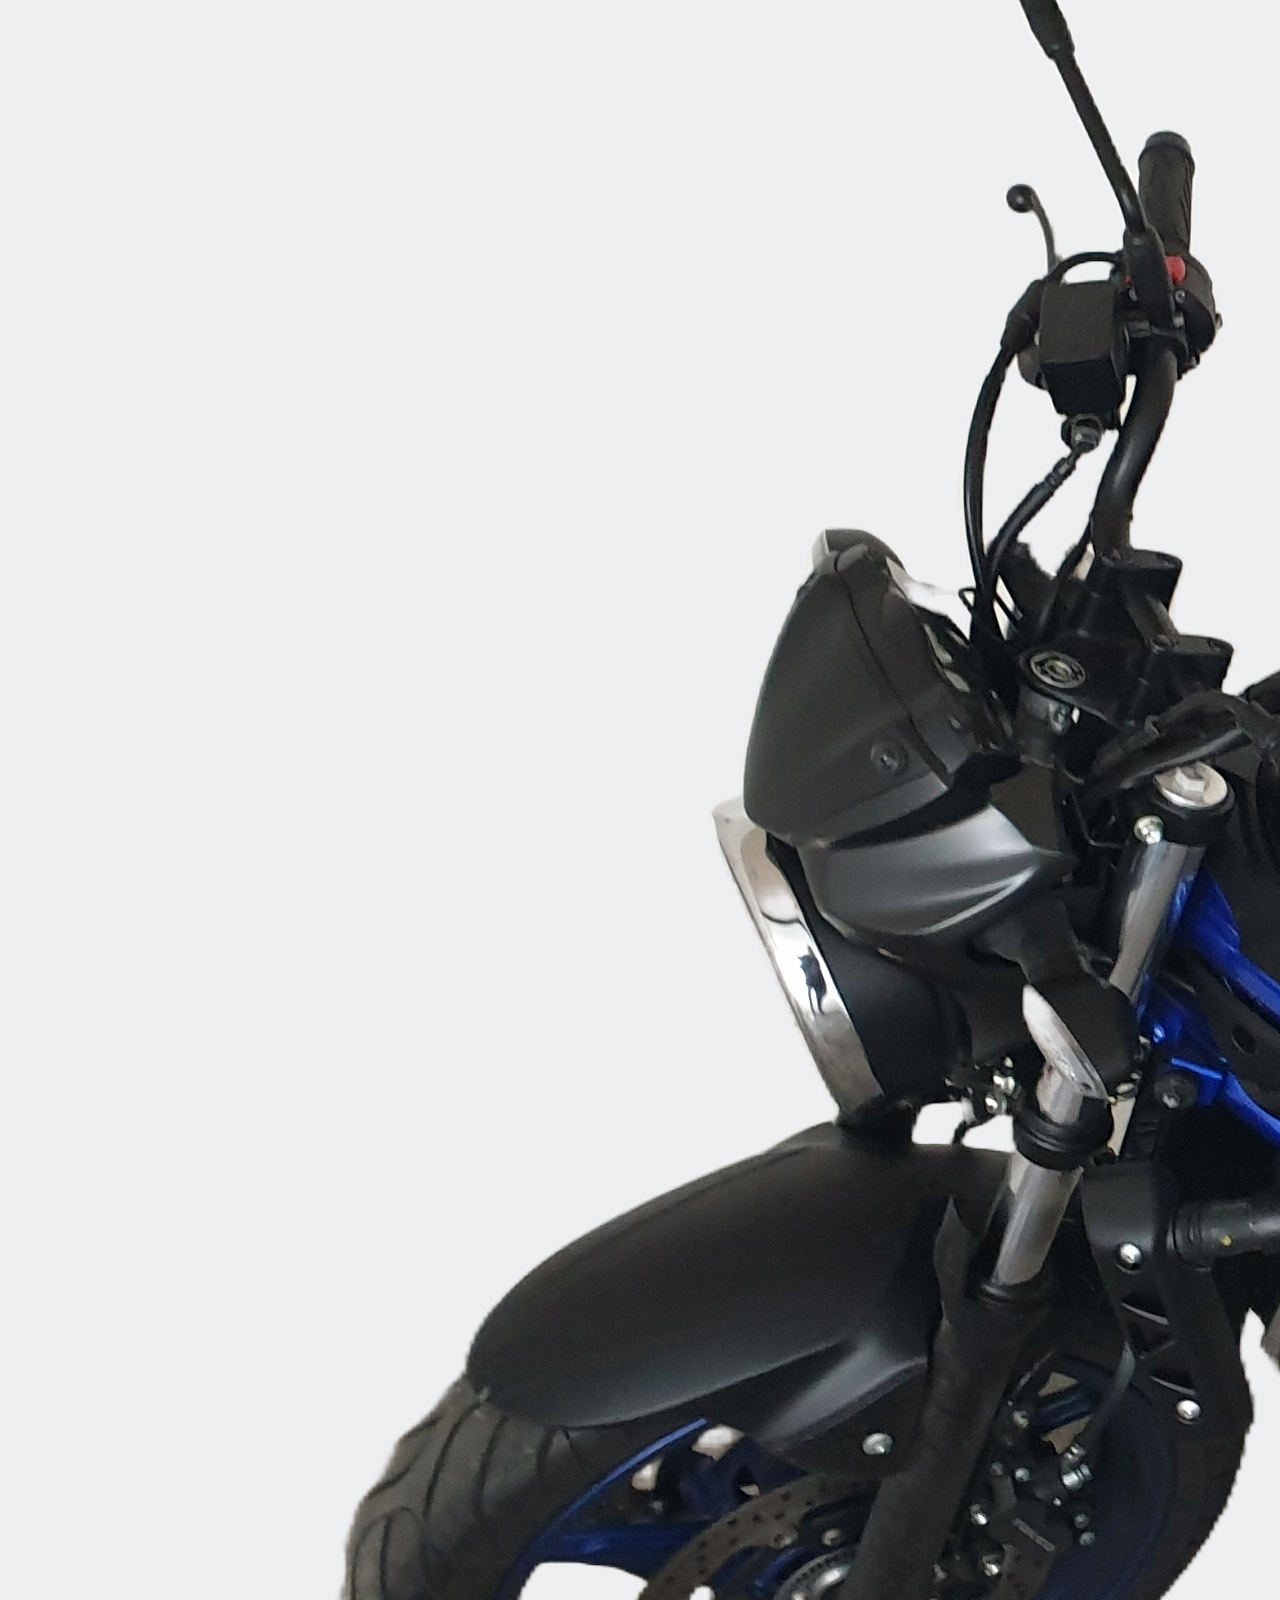
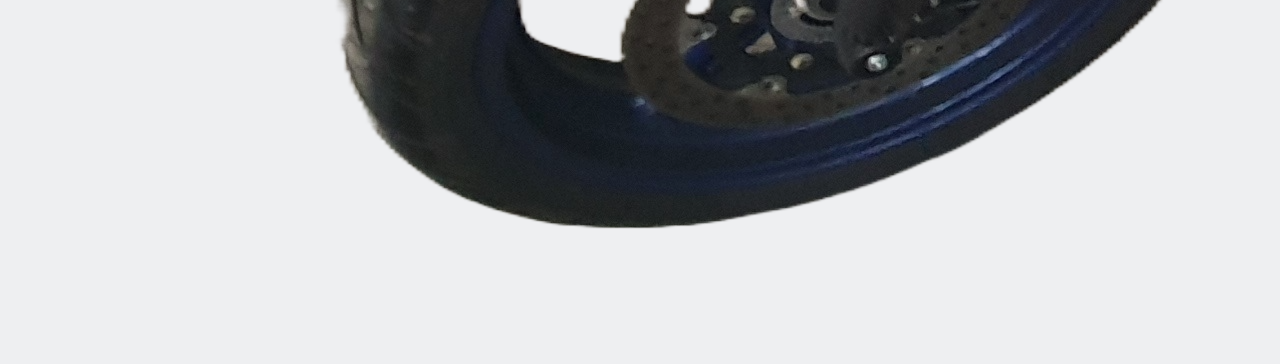
<file: motor.html>
<!DOCTYPE html>
<html lang="en">
<head>
    <meta charset="UTF-8">
    <meta name="viewport" content="width=device-width, initial-scale=1.0">
    <title>motor</title>
    <link rel="stylesheet" href="./style.css">
</head>
<body>
    <div class="motor">
        <img src="./images/motor.png">
    </div>
</body>
</html>
</file>
<file: style.css>
.poppins-regular {
    font-family: "Poppins", serif;
    font-weight: 400;
    font-style: normal;
  }
  
  .poppins-semibold {
    font-family: "Poppins", serif;
    font-weight: 600;
    font-style: normal;
  }

  :root {
    --text-color: #1a1c20;
    --link-color: #4a76ee;
    --background-color: #eeeff1;
  }

  * {
    margin:0;
    padding: 0;
    box-sizing: border-box;
  }

  html {
    scroll-behavior: smooth;
  }

  body {
    font-family: 'Poppins', sans-serif;
    background-color: var(--background-color);
    max-width: 1400px;
    margin: 0 auto;
  }

  a {
    color: var(--link-color);
    text-decoration: none;
}

/* navbar */
nav {
    display: flex;
    justify-content: space-between;
    padding: 0 50px;
    height: 80px;
    align-items: center;
}

nav .left a {
    color: var(--text-color);
    font-size: 22px;
    font-weight: 600;
}

nav .right a:hover {
    transform: scale(1.15)
}

nav .right a {
    color: var(--text-color);
    margin: 0 10px;
}

nav .right a:last-child {
    color: var(--background-color);
    background-color: var(--text-color);
    padding: 5px 15px;
    border-radius: 5px;
}

nav .right a span {
    margin: 5px;
}

/* SECTION 1: hero */
.hero-section {
    display: flex;
    justify-content: space-between;
    align-items: center;
    padding: 0 50px;
    margin: 50px 0;
    margin-bottom: 100px;
    gap: 40px;
}
.hero-section .text {
    flex: 5;
}

.hero-section .text h2 {
    font-size: 45px;
}

.hero-section .text .links {
    margin-top: 25px;
}

.hero-section .text .links a {
    display: inline-block;
    padding: 5px 10px;
    border: 2px solid var(--link-color);
    border-radius: 5px;
    margin-right: 10px;
    margin-bottom: 10px;
    transition: 0.1s;
}

.hero-section .text .links a:hover {
    color: var(--background-color);
    background-color: var(--text-color);
    border: 2px solid var(--background-color);
    transform: scale(1.15)
    
}

.hero-section .headshot {
    flex: 2;
    display: flex;
    justify-content: right;
}

.hero-section .headshot img {
    width: 350px;
    aspect-ratio: 1/1;
    object-fit: cover;
    border-radius: 50%;
}

/* SECTION 2: skills */
.skills-section {
    padding: 0 50px;
    margin-bottom: 100px;
}

.skills-section h2 {
    text-align: center;
    font-size: 35px;
}

.skills-section .text {
    text-align: center;
    margin-bottom: 20px;
}

.skills-section .cells {
    display: flex;
    justify-content: center;
    flex-wrap: wrap;
}

.skills-section .cells .cell {
    display: flex;
    justify-content: center;
    align-items: center;
    gap: 10px;
    width: 200px;
    padding: 10px 20px;
    margin: 5px;
    border: 1.5px solid #d3d3d3;
    border-radius: 5px;
}

.skills-section .cells .cell img {
    width: 30px;
    height: 30px;
    object-fit: contain;
    border-radius: 2px;
}

.skills-section .cells .cell span{
font-size: 18px;

}

.skills-section .cells .cell:nth-child(7) img
{
    width: 100px;
    
}

/* SECTION 3: interest */
.interests-section { 
    display: grid;
    justify-content: space-between;
    align-items: center;
    padding: 0 50px;
    margin: 50px 0;
    margin-bottom: 100px;
    gap: 40px;
}
.interests-section .links h2 {
    font-size: 35px;  
}

.interests-section .links a {
    display: inline-block;
    padding: 5px 10px;
    border: 2px solid var(--link-color);
    border-radius: 5px;
    margin-right: 10px;
    margin-bottom: 10px;
    transition: 0.1s;
}

.interests-section .links a:hover {
    color: var(--background-color);
    background-color: var(--text-color);
    border: 2px solid var(--background-color);
    transform: scale(1.15)
}
/* SECTION 4: Contact */
.contact-section {
    padding: 0 50px;
    margin-bottom: 100px;
}

.contact-section h2 {
    font-size: 30px;
}

.contact-section .group {
    display: flex;
    gap: 50px;
}

.contact-section .group .text {
    flex: 3;
    margin-top: 20px;
}
.contact-section .group form {
    flex: 3;
    display: flex;
    flex-direction: column;
}

.contact-section .group form input,
.contact-section .group form textarea {
    font-family: 'Poppins', sans-serif;
    border: 2px solid var(--link-color);
    background-color: transparent;
    padding: 10px;
    margin-bottom: 10px;
    outline: none;
    resize: none;
}

.contact-section .group form button {
    font-size: 16px;
    font-family: 'Poppins', sans-serif; 
    color: #fff;
    background-color: var(--link-color);
    border: none;
    height: 50px;
    cursor: pointer;
    transition: 0.1s;
}

.contact-section .group form button:hover {
    filter: brightness(0.9);
}

@media (max-width: 850px){
    /* SECTION 1: hero */
    .hero-section .text h2 {
        font-size: 35px;
    }
}

@media (max-width: 740px){
    /* SECTION 1: hero */
    .hero-section {
        flex-direction: column-reverse;
    }
    .hero-section .headshot img {
        width: 300px;
    }
    /* SECTION 4: Contact */
    .contact-section .group {
        flex-direction: column;
    }
}

@media (max-width: 670px){
    /* navbar */
    nav {
        padding: 0 20px;
    }
    nav .right a span {
        display: none;
    }
    nav .right a:last-child {
        color: var(--text-color);
        background-color: transparent;
        padding: 0;
    }
    nav .right a {
        font-size: 22px;
    }
    /* SECTION 1: hero */
    .hero-section {
        padding: 0 20px;
    }
    .hero-section .text h2 {
        font-size: 30px;
    }
    /* SECTION 2: skills */
    .skills-section {
        padding: 0 20px;
    }
    .skills-section .cells .cell span {
        font-size: 16px;
    }
    /* SECTION 3: Interests */
    .interests-section {
        padding: 0 20px;
    }
    /* SECTION 4: Contact */
    .contact-section {
        padding: 0 20px;
    }
}
</file>
